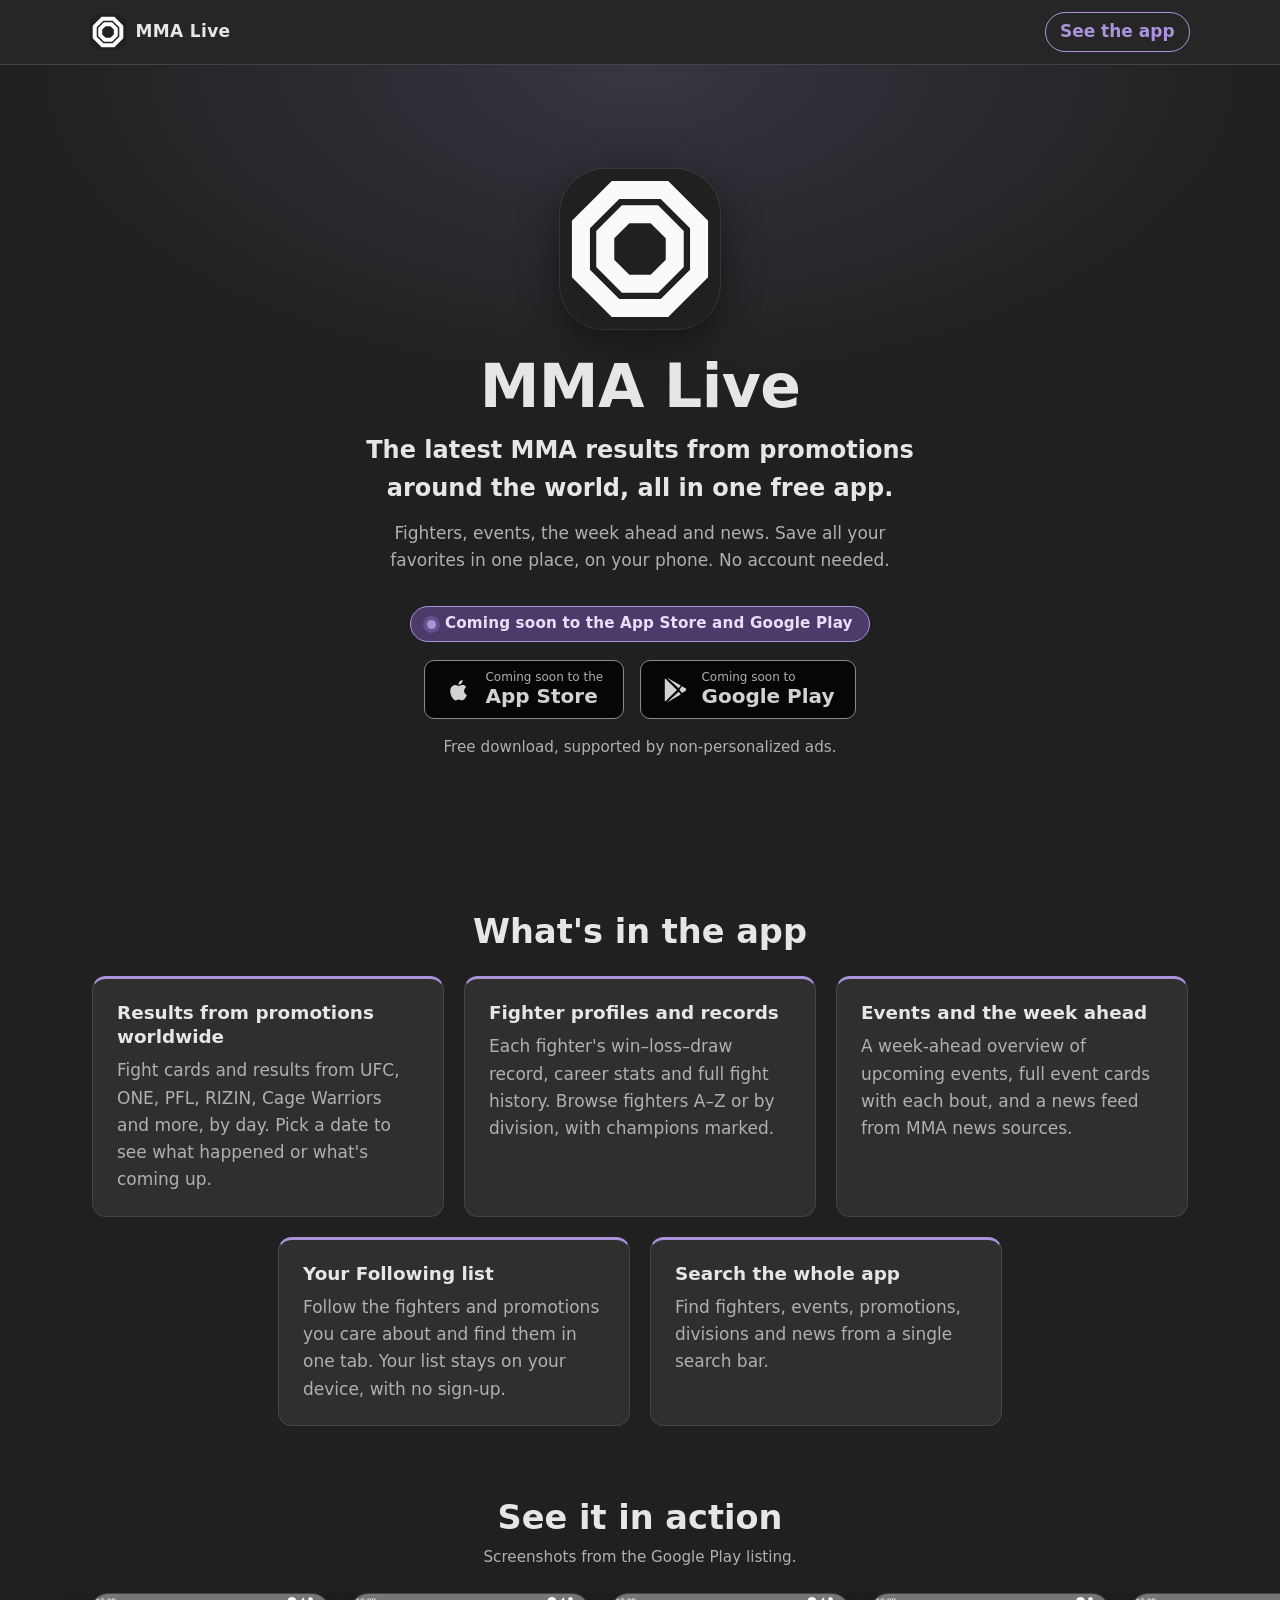
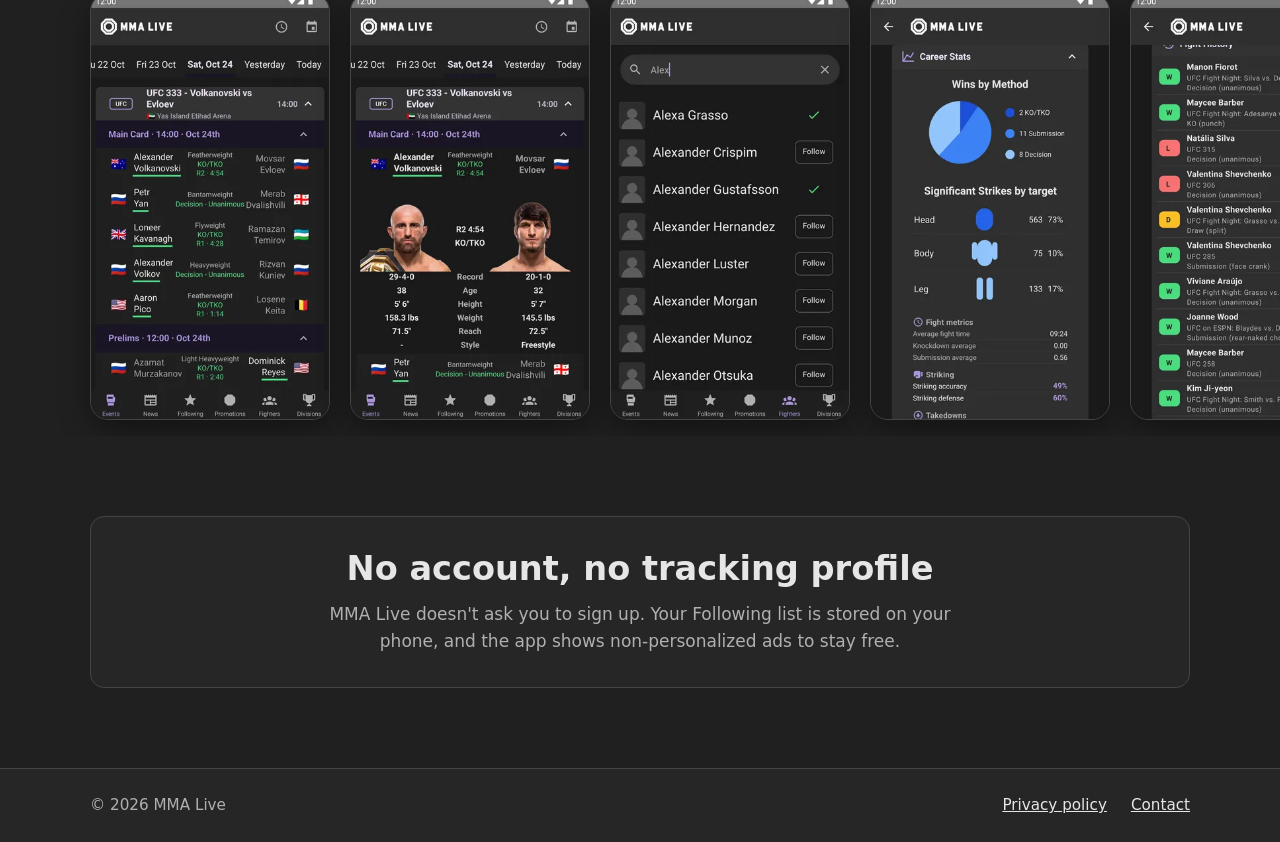
<file: index.html>
<!DOCTYPE html>
<html lang="en">
<head>
  <meta charset="utf-8">
  <meta name="viewport" content="width=device-width, initial-scale=1">
  <title>MMA Live: MMA results, fighters and events worldwide</title>
  <meta name="description" content="MMA Live is a free Android and iOS app for the latest MMA results from promotions around the world, with fighter profiles, events, the week ahead, news and your own Following list. No account needed.">
  <link rel="canonical" href="https://mma-live.com/">
  <meta name="theme-color" content="#202020">
  <meta name="color-scheme" content="dark">

  <!-- Open Graph -->
  <meta property="og:type" content="website">
  <meta property="og:site_name" content="MMA Live">
  <meta property="og:title" content="MMA Live: MMA results, fighters and events worldwide">
  <meta property="og:description" content="The latest MMA results from promotions worldwide, plus fighter profiles, events and a Following list that stays on your device.">
  <meta property="og:url" content="https://mma-live.com/">
  <meta property="og:image" content="https://mma-live.com/assets/og-image.png">
  <meta property="og:image:width" content="1200">
  <meta property="og:image:height" content="630">
  <meta property="og:image:alt" content="MMA Live app logo">

  <!-- Twitter / X -->
  <meta name="twitter:card" content="summary_large_image">
  <meta name="twitter:title" content="MMA Live: MMA results, fighters and events worldwide">
  <meta name="twitter:description" content="The latest MMA results from promotions worldwide, plus fighter profiles, events and a Following list that stays on your device.">
  <meta name="twitter:image" content="https://mma-live.com/assets/og-image.png">

  <link rel="icon" href="/favicon.ico" sizes="any">
  <link rel="icon" type="image/svg+xml" href="/assets/icon.svg">
  <link rel="icon" type="image/png" sizes="192x192" href="/assets/icon-192.png">
  <link rel="apple-touch-icon" href="/assets/apple-touch-icon.png">
  <link rel="stylesheet" href="/styles.css">
</head>
<body>
  <a class="skip-link" href="#main">Skip to content</a>

  <header class="site-header">
    <div class="container header-inner">
      <a class="brand" href="/" aria-label="MMA Live home">
        <img src="/assets/icon.svg" alt="" width="36" height="36">
        <span>MMA Live</span>
      </a>
      <a class="header-cta" href="#gallery">See the app</a>
    </div>
  </header>

  <main id="main">
    <section class="hero" aria-labelledby="hero-title">
      <div class="container hero-inner">
        <img class="hero-icon" src="/assets/icon.svg" alt="MMA Live app icon" width="160" height="160">
        <h1 id="hero-title">MMA Live</h1>
        <p class="tagline">The latest MMA results from promotions around the world, all in one free app.</p>
        <p class="subline">Fighters, events, the week ahead and news. Save all your favorites in one place, on your phone. No account needed.</p>

        <p class="soon-pill" id="soon-pill"><span class="soon-dot" aria-hidden="true"></span><span id="soon-text">Coming soon to the App Store and Google Play</span></p>
        <div class="store-buttons" id="download">
          <!--
            Store buttons. While a listing isn't live, the button is a non-clickable
            "Coming soon" badge. To go live, flip `live` to true in STORE_LINKS
            at the bottom of this file (one line per store). The "Coming soon" pill
            above updates itself from STORE_LINKS and disappears once both are live.
          -->
          <span class="store-btn is-soon" data-store="ios">
            <svg class="store-glyph" viewBox="0 0 24 24" aria-hidden="true" focusable="false"><path fill="currentColor" d="M16.37 12.73c-.02-2.2 1.8-3.26 1.88-3.31-1.03-1.5-2.62-1.7-3.19-1.73-1.36-.14-2.65.8-3.34.8-.69 0-1.75-.78-2.88-.76-1.48.02-2.85.86-3.61 2.18-1.54 2.67-.39 6.62 1.11 8.79.73 1.06 1.6 2.25 2.75 2.2 1.1-.04 1.52-.71 2.85-.71 1.33 0 1.71.71 2.88.69 1.19-.02 1.94-1.08 2.67-2.14.84-1.23 1.19-2.42 1.21-2.48-.03-.01-2.32-.89-2.33-3.53zM14.18 6.25c.61-.74 1.02-1.76.91-2.78-.88.04-1.94.59-2.57 1.32-.56.65-1.06 1.69-.93 2.69.98.08 1.98-.5 2.59-1.23z"/></svg>
            <span class="store-text"><small class="store-kicker">Coming soon to the</small><span class="store-name">App Store</span></span>
          </span>
          <span class="store-btn is-soon" data-store="android">
            <svg class="store-glyph" viewBox="0 0 24 24" aria-hidden="true" focusable="false"><path fill="currentColor" d="M3.6 2.2a1 1 0 0 0-.35.78v18.04c0 .31.13.59.35.78l10.1-9.8L3.6 2.2zm11.53 8.4L5.04 1.36l11.9 6.83-1.81 2.41zm0 2.8 1.81 2.41-11.9 6.83 10.09-9.24zm2.78-4.62 3.04 1.75c.87.5.87 1.79 0 2.29l-3.04 1.75-2.1-2.89 2.1-2.9z"/></svg>
            <span class="store-text"><small class="store-kicker">Coming soon to</small><span class="store-name">Google Play</span></span>
          </span>
        </div>
        <p class="store-note" id="store-note">Free download, supported by non-personalized ads.</p>
      </div>
    </section>

    <section class="highlights" aria-labelledby="highlights-title">
      <div class="container">
        <h2 id="highlights-title">What's in the app</h2>
        <ul class="cards">
          <li class="card">
            <h3>Results from promotions worldwide</h3>
            <p>Fight cards and results from UFC, ONE, PFL, RIZIN, Cage Warriors and more, by day. Pick a date to see what happened or what's coming up.</p>
          </li>
          <li class="card">
            <h3>Fighter profiles and records</h3>
            <p>Each fighter's win–loss–draw record, career stats and full fight history. Browse fighters A–Z or by division, with champions marked.</p>
          </li>
          <li class="card">
            <h3>Events and the week ahead</h3>
            <p>A week-ahead overview of upcoming events, full event cards with each bout, and a news feed from MMA news sources.</p>
          </li>
          <li class="card">
            <h3>Your Following list</h3>
            <p>Follow the fighters and promotions you care about and find them in one tab. Your list stays on your device, with no sign-up.</p>
          </li>
          <li class="card">
            <h3>Search the whole app</h3>
            <p>Find fighters, events, promotions, divisions and news from a single search bar.</p>
          </li>
        </ul>
      </div>
    </section>


    <section class="screens" aria-labelledby="gallery">
      <div class="container">
        <h2 id="gallery" tabindex="-1">See it in action</h2>
        <p class="screens-hint">Screenshots from the Google Play listing.</p>
      </div>
      <section class="shot-strip" aria-label="App screenshots, scrolls sideways" tabindex="0">
        <ul class="shot-list">
          <li class="shot">
            <img src="/assets/screens/01-events-results-360.webp" srcset="/assets/screens/01-events-results-360.webp 360w, /assets/screens/01-events-results-720.webp 720w" sizes="(max-width: 600px) 62vw, 240px" width="360" height="640" loading="lazy" decoding="async" alt="Events tab showing UFC 333 results by day, with each bout's winner, method and round">
          </li>
          <li class="shot">
            <img src="/assets/screens/02-bout-details-360.webp" srcset="/assets/screens/02-bout-details-360.webp 360w, /assets/screens/02-bout-details-720.webp 720w" sizes="(max-width: 600px) 62vw, 240px" width="360" height="640" loading="lazy" decoding="async" alt="Bout details for Volkanovski vs Evloev with both fighters' photos, comparing record, age, height, weight and reach">
          </li>
          <li class="shot">
            <img src="/assets/screens/03-fighters-360.webp" srcset="/assets/screens/03-fighters-360.webp 360w, /assets/screens/03-fighters-720.webp 720w" sizes="(max-width: 600px) 62vw, 240px" width="360" height="640" loading="lazy" decoding="async" alt="Fighters tab searching for &quot;Alex&quot;, with Follow buttons next to each fighter">
          </li>
          <li class="shot">
            <img src="/assets/screens/04-fighter-profile-360.webp" srcset="/assets/screens/04-fighter-profile-360.webp 360w, /assets/screens/04-fighter-profile-720.webp 720w" sizes="(max-width: 600px) 62vw, 240px" width="360" height="640" loading="lazy" decoding="async" alt="Fighter profile Career Stats: wins by method pie chart and significant strikes by target">
          </li>
          <li class="shot">
            <img src="/assets/screens/05-fight-history-360.webp" srcset="/assets/screens/05-fight-history-360.webp 360w, /assets/screens/05-fight-history-720.webp 720w" sizes="(max-width: 600px) 62vw, 240px" width="360" height="640" loading="lazy" decoding="async" alt="Fighter profile Fight History listing past bouts with win, loss and draw badges">
          </li>
          <li class="shot">
            <img src="/assets/screens/06-promotions-360.webp" srcset="/assets/screens/06-promotions-360.webp 360w, /assets/screens/06-promotions-720.webp 720w" sizes="(max-width: 600px) 62vw, 240px" width="360" height="640" loading="lazy" decoding="async" alt="Promotions tab listing PFL, M-1 Global, ACA and UFC with their next events">
          </li>
          <li class="shot">
            <img src="/assets/screens/07-following-fighters-360.webp" srcset="/assets/screens/07-following-fighters-360.webp 360w, /assets/screens/07-following-fighters-720.webp 720w" sizes="(max-width: 600px) 62vw, 240px" width="360" height="640" loading="lazy" decoding="async" alt="Following tab with photo cards for followed fighters Alexa Grasso and Alexander Gustafsson above a fighter search">
          </li>
          <li class="shot">
            <img src="/assets/screens/08-following-promotions-360.webp" srcset="/assets/screens/08-following-promotions-360.webp 360w, /assets/screens/08-following-promotions-720.webp 720w" sizes="(max-width: 600px) 62vw, 240px" width="360" height="640" loading="lazy" decoding="async" alt="Following tab with followed promotions RIZIN, ONE and PFL and their next events">
          </li>
        </ul>
      </section>
    </section>

    <section class="privacy-blurb" aria-labelledby="privacy-title">
      <div class="container">
        <h2 id="privacy-title">No account, no tracking profile</h2>
        <p>MMA Live doesn't ask you to sign up. Your Following list is stored on your phone, and the app shows non-personalized ads to stay free.</p>
      </div>
    </section>
  </main>

  <footer class="site-footer">
    <div class="container footer-inner">
      <p>&copy; <span id="year">2026</span> MMA Live</p>
      <nav aria-label="Footer">
        <ul>
          <li><a href="/privacy/">Privacy policy</a></li>
          <li><a href="mailto:dev.el.software.13@gmail.com">Contact</a></li>
        </ul>
      </nav>
    </div>
  </footer>

  <script>
    // ---------------------------------------------------------------------------
    // STORE LINKS: the single config spot for the download buttons.
    // Neither listing is live yet. When one launches, set `live: true` on its line.
    // TODO(ios): replace idXXXXXXXXXX with the real App Store ID, then set live: true.
    // TODO(android): set live: true once the Play listing is public (it 404s until launch).
    // ---------------------------------------------------------------------------
    var STORE_LINKS = {
      ios:     { url: 'https://apps.apple.com/app/idXXXXXXXXXX', live: false, label: 'Download on the App Store' },
      android: { url: 'https://play.google.com/store/apps/details?id=com.mmaliveapp', live: false, label: 'Get it on Google Play' }
    };

    (function () {
      var kickers = { ios: 'Download on the', android: 'Get it on' };
      document.querySelectorAll('.store-btn[data-store]').forEach(function (el) {
        var cfg = STORE_LINKS[el.getAttribute('data-store')];
        if (!cfg || !cfg.live) return; // stays a non-clickable "Coming soon" badge
        var a = document.createElement('a');
        a.className = 'store-btn';
        a.href = cfg.url;
        a.target = '_blank';
        a.rel = 'noopener noreferrer';
        a.setAttribute('aria-label', cfg.label + ' (opens in a new tab)');
        a.innerHTML = el.innerHTML;
        a.querySelector('.store-kicker').textContent = kickers[el.getAttribute('data-store')];
        el.replaceWith(a);
      });

      // "Coming soon" pill: lists only the stores that aren't live yet; hidden when both are.
      var names = { ios: 'the App Store', android: 'Google Play' };
      var soon = ['ios', 'android'].filter(function (k) { return !(STORE_LINKS[k] && STORE_LINKS[k].live); });
      var pill = document.getElementById('soon-pill');
      if (soon.length === 0) {
        pill.hidden = true;
      } else {
        document.getElementById('soon-text').textContent =
          'Coming soon to ' + soon.map(function (k) { return names[k]; }).join(' and ');
      }
      document.getElementById('year').textContent = new Date().getFullYear();
    })();
  </script>
</body>
</html>
</file>
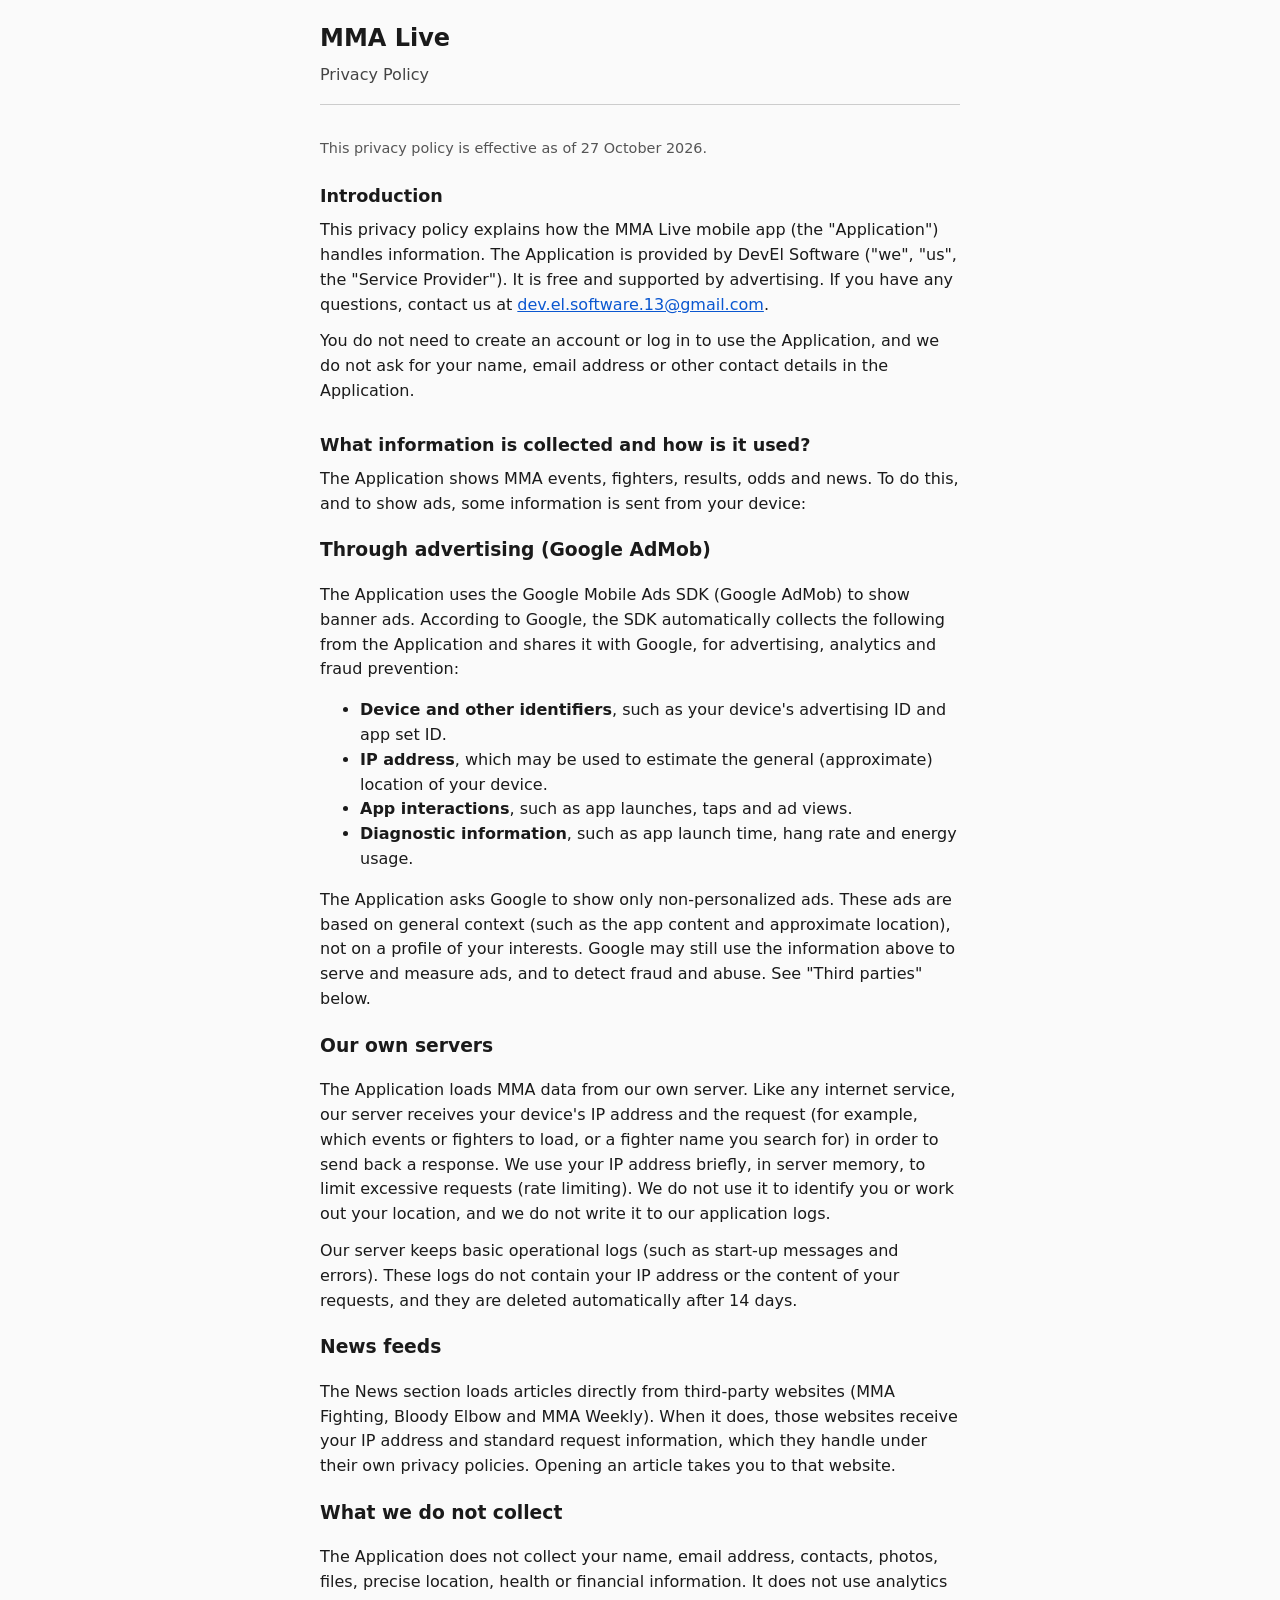
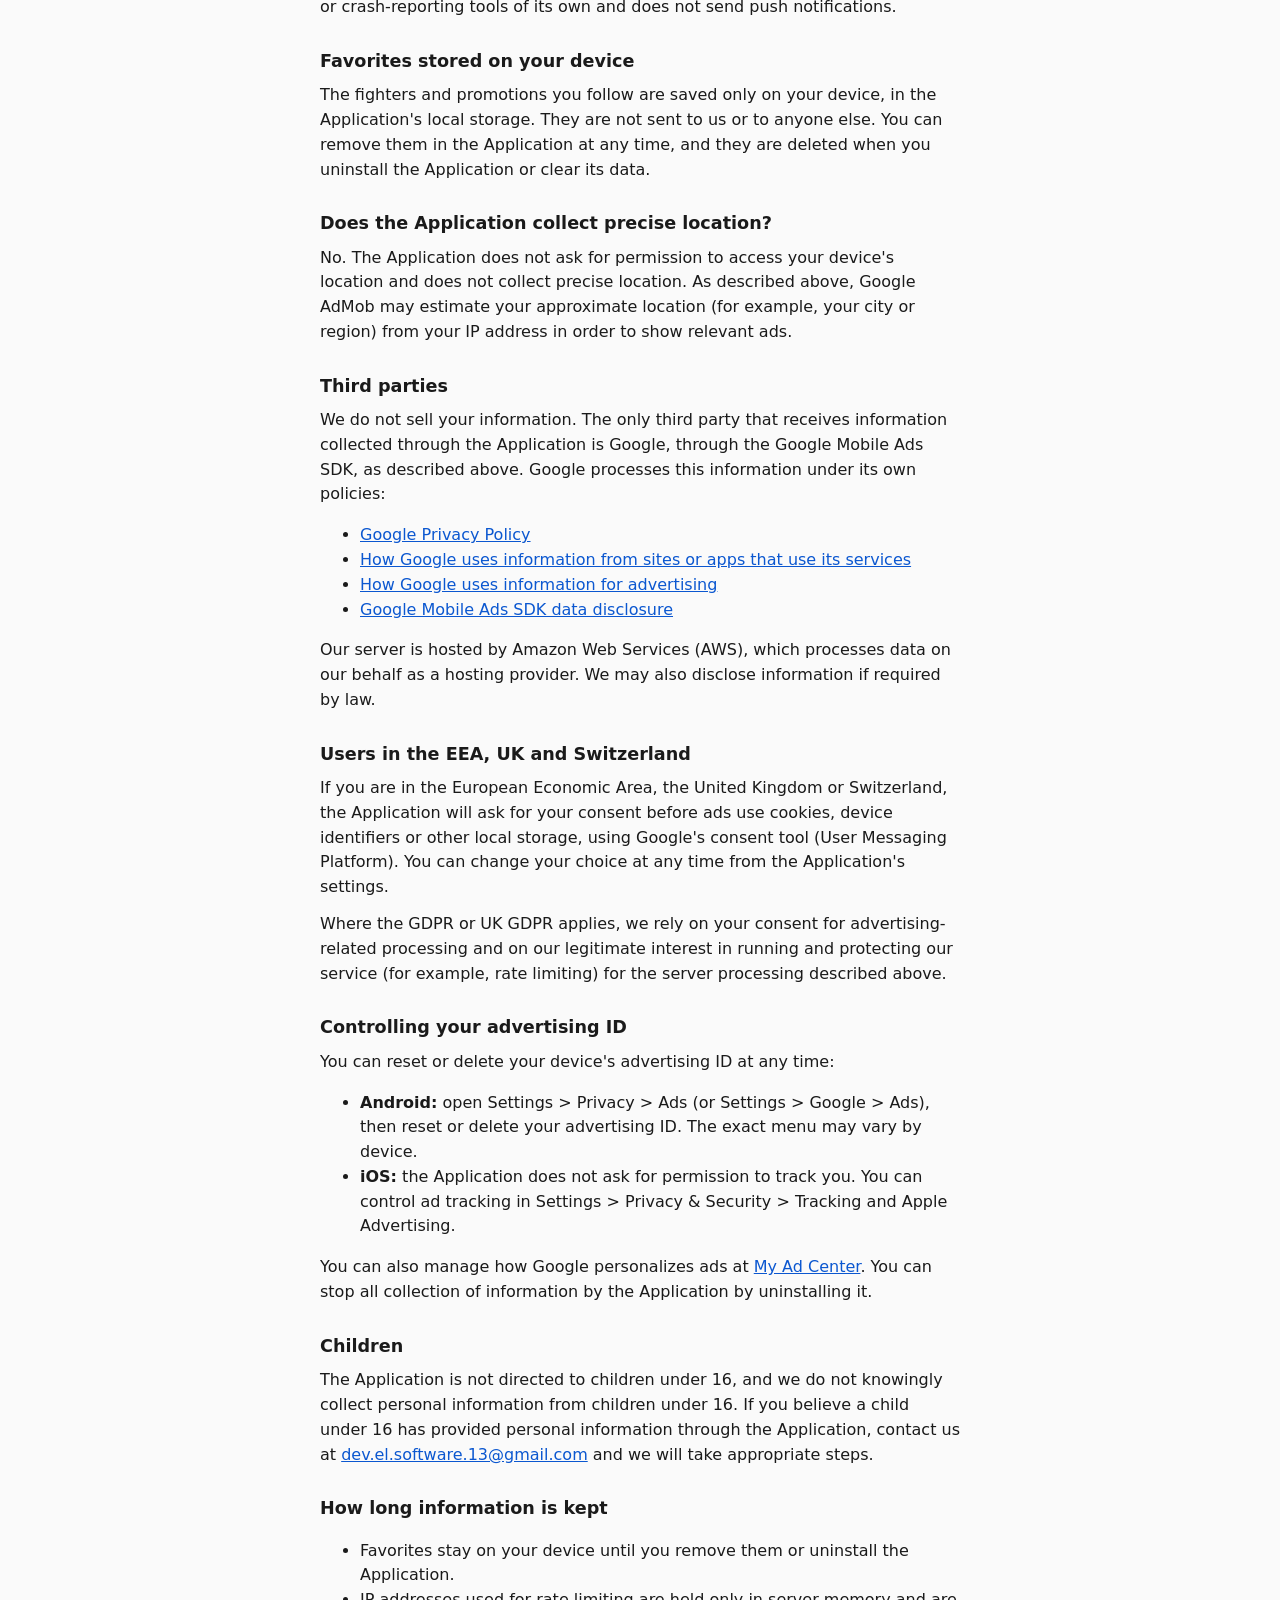
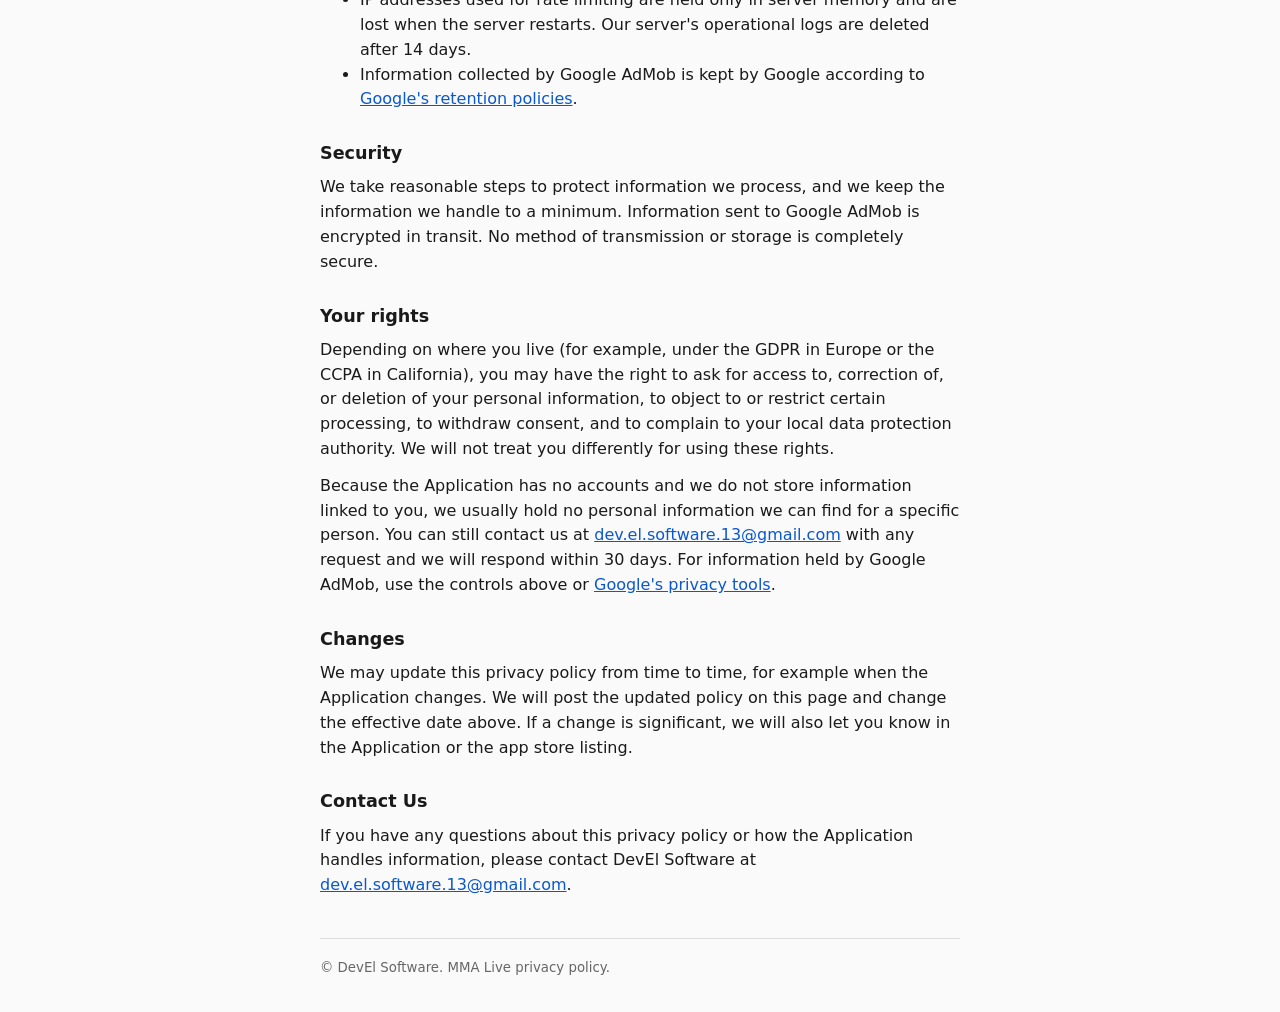
<file: privacy/index.html>
<!DOCTYPE html>
<html lang="en">
<head>
  <meta charset="utf-8">
  <meta name="viewport" content="width=device-width, initial-scale=1">
  <title>Privacy Policy — MMA Live</title>
  <link rel="stylesheet" href="/privacy/privacy.css">
  <link rel="canonical" href="https://mma-live.com/privacy/">
</head>
<body>
  <header class="site-header">
    <h1>MMA Live</h1>
    <p class="subtitle">Privacy Policy</p>
  </header>

  <main>
    <p class="meta">This privacy policy is effective as of 27 October 2026.</p>

    <section id="introduction" aria-labelledby="introduction-heading">
      <h2 id="introduction-heading">Introduction</h2>
      <p>This privacy policy explains how the MMA Live mobile app (the &quot;Application&quot;) handles information. The Application is provided by DevEl Software (&quot;we&quot;, &quot;us&quot;, the &quot;Service Provider&quot;). It is free and supported by advertising. If you have any questions, contact us at <a href="mailto:dev.el.software.13@gmail.com">dev.el.software.13@gmail.com</a>.</p>
      <p>You do not need to create an account or log in to use the Application, and we do not ask for your name, email address or other contact details in the Application.</p>
    </section>

    <section id="information-we-collect" aria-labelledby="collect-heading">
      <h2 id="collect-heading">What information is collected and how is it used?</h2>
      <p>The Application shows MMA events, fighters, results, odds and news. To do this, and to show ads, some information is sent from your device:</p>
      <h3>Through advertising (Google AdMob)</h3>
      <p>The Application uses the Google Mobile Ads SDK (Google AdMob) to show banner ads. According to Google, the SDK automatically collects the following from the Application and shares it with Google, for advertising, analytics and fraud prevention:</p>
      <ul>
        <li><strong>Device and other identifiers</strong>, such as your device&apos;s advertising ID and app set ID.</li>
        <li><strong>IP address</strong>, which may be used to estimate the general (approximate) location of your device.</li>
        <li><strong>App interactions</strong>, such as app launches, taps and ad views.</li>
        <li><strong>Diagnostic information</strong>, such as app launch time, hang rate and energy usage.</li>
      </ul>
      <p>The Application asks Google to show only non-personalized ads. These ads are based on general context (such as the app content and approximate location), not on a profile of your interests. Google may still use the information above to serve and measure ads, and to detect fraud and abuse. See &quot;Third parties&quot; below.</p>

      <h3>Our own servers</h3>
      <p>The Application loads MMA data from our own server. Like any internet service, our server receives your device&apos;s IP address and the request (for example, which events or fighters to load, or a fighter name you search for) in order to send back a response. We use your IP address briefly, in server memory, to limit excessive requests (rate limiting). We do not use it to identify you or work out your location, and we do not write it to our application logs.</p>
      <p>Our server keeps basic operational logs (such as start-up messages and errors). These logs do not contain your IP address or the content of your requests, and they are deleted automatically after 14 days.</p>

      <h3>News feeds</h3>
      <p>The News section loads articles directly from third-party websites (MMA Fighting, Bloody Elbow and MMA Weekly). When it does, those websites receive your IP address and standard request information, which they handle under their own privacy policies. Opening an article takes you to that website.</p>

      <h3>What we do not collect</h3>
      <p>The Application does not collect your name, email address, contacts, photos, files, precise location, health or financial information. It does not use analytics or crash-reporting tools of its own and does not send push notifications.</p>
    </section>

    <section id="favorites" aria-labelledby="favorites-heading">
      <h2 id="favorites-heading">Favorites stored on your device</h2>
      <p>The fighters and promotions you follow are saved only on your device, in the Application&apos;s local storage. They are not sent to us or to anyone else. You can remove them in the Application at any time, and they are deleted when you uninstall the Application or clear its data.</p>
    </section>

    <section id="location" aria-labelledby="location-heading">
      <h2 id="location-heading">Does the Application collect precise location?</h2>
      <p>No. The Application does not ask for permission to access your device&apos;s location and does not collect precise location. As described above, Google AdMob may estimate your approximate location (for example, your city or region) from your IP address in order to show relevant ads.</p>
    </section>

    <section id="sharing" aria-labelledby="sharing-heading">
      <h2 id="sharing-heading">Third parties</h2>
      <p>We do not sell your information. The only third party that receives information collected through the Application is Google, through the Google Mobile Ads SDK, as described above. Google processes this information under its own policies:</p>
      <ul>
        <li><a href="https://policies.google.com/privacy" target="_blank" rel="noopener noreferrer">Google Privacy Policy</a></li>
        <li><a href="https://policies.google.com/technologies/partner-sites" target="_blank" rel="noopener noreferrer">How Google uses information from sites or apps that use its services</a></li>
        <li><a href="https://policies.google.com/technologies/ads" target="_blank" rel="noopener noreferrer">How Google uses information for advertising</a></li>
        <li><a href="https://developers.google.com/admob/android/privacy/play-data-disclosure" target="_blank" rel="noopener noreferrer">Google Mobile Ads SDK data disclosure</a></li>
      </ul>
      <p>Our server is hosted by Amazon Web Services (AWS), which processes data on our behalf as a hosting provider. We may also disclose information if required by law.</p>
    </section>

    <section id="eea-uk-consent" aria-labelledby="eea-uk-consent-heading">
      <h2 id="eea-uk-consent-heading">Users in the EEA, UK and Switzerland</h2>
      <p>If you are in the European Economic Area, the United Kingdom or Switzerland, the Application will ask for your consent before ads use cookies, device identifiers or other local storage, using Google&apos;s consent tool (User Messaging Platform). You can change your choice at any time from the Application&apos;s settings.</p>
      <p>Where the GDPR or UK GDPR applies, we rely on your consent for advertising-related processing and on our legitimate interest in running and protecting our service (for example, rate limiting) for the server processing described above.</p>
    </section>

    <section id="advertising-id" aria-labelledby="advertising-id-heading">
      <h2 id="advertising-id-heading">Controlling your advertising ID</h2>
      <p>You can reset or delete your device&apos;s advertising ID at any time:</p>
      <ul>
        <li><strong>Android:</strong> open Settings &gt; Privacy &gt; Ads (or Settings &gt; Google &gt; Ads), then reset or delete your advertising ID. The exact menu may vary by device.</li>
        <li><strong>iOS:</strong> the Application does not ask for permission to track you. You can control ad tracking in Settings &gt; Privacy &amp; Security &gt; Tracking and Apple Advertising.</li>
      </ul>
      <p>You can also manage how Google personalizes ads at <a href="https://myadcenter.google.com/" target="_blank" rel="noopener noreferrer">My Ad Center</a>. You can stop all collection of information by the Application by uninstalling it.</p>
    </section>

    <section id="children" aria-labelledby="children-heading">
      <h2 id="children-heading">Children</h2>
      <p>The Application is not directed to children under 16, and we do not knowingly collect personal information from children under 16. If you believe a child under 16 has provided personal information through the Application, contact us at <a href="mailto:dev.el.software.13@gmail.com">dev.el.software.13@gmail.com</a> and we will take appropriate steps.</p>
    </section>

    <section id="retention" aria-labelledby="retention-heading">
      <h2 id="retention-heading">How long information is kept</h2>
      <ul>
        <li>Favorites stay on your device until you remove them or uninstall the Application.</li>
        <li>IP addresses used for rate limiting are held only in server memory and are lost when the server restarts. Our server&apos;s operational logs are deleted after 14 days.</li>
        <li>Information collected by Google AdMob is kept by Google according to <a href="https://policies.google.com/technologies/retention" target="_blank" rel="noopener noreferrer">Google&apos;s retention policies</a>.</li>
      </ul>
    </section>

    <section id="security" aria-labelledby="security-heading">
      <h2 id="security-heading">Security</h2>
      <p>We take reasonable steps to protect information we process, and we keep the information we handle to a minimum. Information sent to Google AdMob is encrypted in transit. No method of transmission or storage is completely secure.</p>
    </section>

    <section id="your-rights" aria-labelledby="rights-heading">
      <h2 id="rights-heading">Your rights</h2>
      <p>Depending on where you live (for example, under the GDPR in Europe or the CCPA in California), you may have the right to ask for access to, correction of, or deletion of your personal information, to object to or restrict certain processing, to withdraw consent, and to complain to your local data protection authority. We will not treat you differently for using these rights.</p>
      <p>Because the Application has no accounts and we do not store information linked to you, we usually hold no personal information we can find for a specific person. You can still contact us at <a href="mailto:dev.el.software.13@gmail.com">dev.el.software.13@gmail.com</a> with any request and we will respond within 30 days. For information held by Google AdMob, use the controls above or <a href="https://policies.google.com/privacy" target="_blank" rel="noopener noreferrer">Google&apos;s privacy tools</a>.</p>
    </section>

    <section id="changes" aria-labelledby="changes-heading">
      <h2 id="changes-heading">Changes</h2>
      <p>We may update this privacy policy from time to time, for example when the Application changes. We will post the updated policy on this page and change the effective date above. If a change is significant, we will also let you know in the Application or the app store listing.</p>
    </section>

    <section id="contact" aria-labelledby="contact-heading">
      <h2 id="contact-heading">Contact Us</h2>
      <p>If you have any questions about this privacy policy or how the Application handles information, please contact DevEl Software at <a href="mailto:dev.el.software.13@gmail.com">dev.el.software.13@gmail.com</a>.</p>
    </section>
  </main>

  <footer class="site-footer">
    <p><small>&copy; DevEl Software. MMA Live privacy policy.</small></p>
  </footer>
</body>
</html>
</file>
<file: styles.css>
/* MMA Live landing page. Colours from the app theme (mma-live-frontend app/theme/colors.ts). */
:root {
  --bg: #202020;            /* neutral.background */
  --surface: #2f2f2f;       /* neutral.surface */
  --surface-2: #262626;     /* neutral.surfaceContainer */
  --outline: #444444;       /* neutral.outlineVariant */
  --text: #e6e6e6;          /* neutral.onSurface, 13:1 on bg */
  --text-muted: #b0b0b0;    /* neutral.onSurfaceVariant, 7.5:1 on bg */
  --primary: #ab93db;       /* brand.primary, 6.1:1 on bg */
  --on-primary: #1a1525;    /* brand.onPrimary */
  --primary-container: #4a3b6b;
  --radius: 14px;
  --font: system-ui, -apple-system, "Segoe UI", Roboto, "Helvetica Neue", Arial, sans-serif;
}

*, *::before, *::after { box-sizing: border-box; }
html { -webkit-text-size-adjust: 100%; scroll-behavior: smooth; }
@media (prefers-reduced-motion: reduce) { html { scroll-behavior: auto; } }
body {
  margin: 0;
  font-family: var(--font);
  font-size: 1.0625rem;
  line-height: 1.6;
  color: var(--text);
  background: var(--bg);
  min-height: 100vh;
  display: flex;
  flex-direction: column;
}
main { flex: 1 0 auto; }
img, svg { display: block; max-width: 100%; }
a { color: var(--primary); }
a:focus-visible, .store-btn:focus-visible, #gallery:focus-visible {
  outline: 3px solid var(--primary);
  outline-offset: 3px;
  border-radius: 6px;
}

.container { width: min(1100px, 100% - 2.5rem); margin-inline: auto; }

.skip-link {
  position: absolute; left: 1rem; top: -3rem;
  background: var(--primary); color: var(--on-primary);
  padding: .5rem 1rem; border-radius: 8px; font-weight: 700; z-index: 10;
}
.skip-link:focus { top: 1rem; }

/* Header */
.site-header { border-bottom: 1px solid var(--outline); background: var(--surface-2); }
.header-inner { display: flex; align-items: center; justify-content: space-between; min-height: 64px; }
.brand { display: flex; align-items: center; gap: .6rem; color: var(--text); text-decoration: none; font-weight: 800; letter-spacing: .02em; }
.brand img { border-radius: 8px; }
.header-cta {
  color: var(--primary); text-decoration: none; font-weight: 600;
  border: 1px solid var(--primary); padding: .35rem .9rem; border-radius: 999px;
}
.header-cta:hover { background: var(--primary-container); color: #e8dff7; }

/* Hero */
.hero {
  padding: clamp(3rem, 9vw, 6.5rem) 0 clamp(2.5rem, 7vw, 5rem);
  text-align: center;
  background: radial-gradient(ellipse 70% 60% at 50% 0%, rgba(171,147,219,.18), transparent 70%);
}
.hero-inner { display: flex; flex-direction: column; align-items: center; }
.hero-icon { width: clamp(112px, 22vw, 160px); height: auto; border-radius: 28%; box-shadow: 0 10px 40px rgba(0,0,0,.45), 0 0 0 1px var(--outline); }
h1 { font-size: clamp(2.4rem, 7vw, 3.75rem); line-height: 1.1; margin: 1.5rem 0 .75rem; letter-spacing: -.01em; }
.tagline { font-size: clamp(1.2rem, 3vw, 1.5rem); font-weight: 600; margin: 0 auto .75rem; max-width: 34ch; }
.subline { color: var(--text-muted); margin: 0 auto 2rem; max-width: 52ch; }

/* Store buttons */
.store-buttons { display: flex; flex-wrap: wrap; gap: 1rem; justify-content: center; }
.store-btn {
  display: inline-flex; align-items: center; gap: .75rem;
  min-width: 200px; padding: .65rem 1.25rem;
  background: #000; color: #fff; text-decoration: none;
  border: 1px solid #a6a6a6; border-radius: 10px; text-align: left;
}
a.store-btn:hover { background: #111; border-color: #fff; }
.store-btn.is-soon { cursor: default; opacity: .8; }
.store-glyph { width: 28px; height: 28px; flex: none; }
.store-text { display: flex; flex-direction: column; line-height: 1.15; }
.store-kicker { font-size: .75rem; color: #d0d0d0; }
.store-name { font-size: 1.25rem; font-weight: 600; }
.store-note { color: var(--text-muted); font-size: .95rem; margin: 1rem 0 0; }

/* Highlights */
.highlights { padding: clamp(2.5rem, 7vw, 4.5rem) 0; }
h2 { font-size: clamp(1.6rem, 4vw, 2.1rem); line-height: 1.2; margin: 0 0 1.5rem; text-align: center; }
.cards {
  list-style: none; margin: 0; padding: 0;
  display: flex; flex-wrap: wrap; justify-content: center; gap: 1.25rem;
}
.cards > .card { flex: 1 1 300px; max-width: 352px; }
@media (max-width: 420px) { .cards > .card { max-width: none; } }
.card {
  background: var(--surface); border: 1px solid var(--outline);
  border-radius: var(--radius); padding: 1.4rem 1.5rem;
  border-top: 3px solid var(--primary);
}
.card h3 { margin: 0 0 .5rem; font-size: 1.15rem; line-height: 1.3; }
.card p { margin: 0; color: var(--text-muted); }

/* Privacy blurb */
.privacy-blurb { padding: 0 0 clamp(3rem, 8vw, 5rem); text-align: center; }
.privacy-blurb .container {
  background: var(--surface-2); border: 1px solid var(--outline);
  border-radius: var(--radius); padding: 2rem 1.5rem;
}
.privacy-blurb h2 { margin-bottom: .75rem; }
.privacy-blurb p { color: var(--text-muted); margin: 0 auto; max-width: 60ch; }

/* Footer */
.site-footer { border-top: 1px solid var(--outline); background: var(--surface-2); color: var(--text-muted); font-size: .95rem; }
.footer-inner { display: flex; flex-wrap: wrap; gap: 1rem; align-items: center; justify-content: space-between; padding-block: 1.5rem; }
.footer-inner p { margin: 0; }
.footer-inner ul { list-style: none; display: flex; gap: 1.5rem; margin: 0; padding: 0; }
.footer-inner a { color: var(--text); }
.footer-inner a:hover { color: var(--primary); }

/* 404 */
.notfound { min-height: 60vh; display: grid; place-items: center; text-align: center; padding: 4rem 0; }
.notfound .btn {
  display: inline-block; margin-top: 1rem; padding: .7rem 1.4rem; border-radius: 999px;
  background: var(--primary); color: var(--on-primary); font-weight: 700; text-decoration: none;
}
.notfound-icon { margin: 0 auto; border-radius: 22px; }

/* Screenshot strip (Google Play phone set). Scrolls sideways at every width. */
.screens { padding: 0 0 clamp(3rem, 8vw, 5rem); }
/* Offset the gallery hash target so a sticky/fixed header cannot cover the heading. */
#gallery { scroll-margin-top: 5rem; }
.screens h2 { margin-bottom: .4rem; }
.screens-hint { text-align: center; color: var(--text-muted); margin: 0 0 1.5rem; font-size: .95rem; }
.shot-strip {
  overflow-x: auto;
  scroll-snap-type: x mandatory;
  -webkit-overflow-scrolling: touch;
  scrollbar-color: var(--outline) transparent;
  padding-bottom: 1rem;
}
.shot-strip:focus-visible { outline: 3px solid var(--primary); outline-offset: -3px; }
.shot-list {
  list-style: none; margin: 0; padding: 0 max(1.25rem, (100% - 1100px) / 2);
  display: flex; gap: 1.25rem; width: max-content;
}
.shot { scroll-snap-align: center; flex: none; width: 240px; }
.shot img {
  width: 100%; height: auto; aspect-ratio: 9 / 16;
  border-radius: 18px; border: 1px solid var(--outline);
  background: var(--surface-2);
  box-shadow: 0 10px 30px rgba(0,0,0,.4);
}
@media (max-width: 600px) { .shot { width: 62vw; } }

/* "Coming soon" pill above the store buttons (driven by STORE_LINKS) */
.soon-pill {
  display: inline-flex; align-items: center; gap: .55rem;
  margin: 0 0 1.1rem; padding: .45rem 1rem;
  background: var(--primary-container); color: #e8dff7; /* 7.67:1 */
  border: 1px solid var(--primary); border-radius: 999px;
  font-weight: 700; font-size: .95rem; letter-spacing: .01em; line-height: 1.3;
  text-align: center;
}
.soon-pill[hidden] { display: none; }
.soon-dot {
  width: .55rem; height: .55rem; flex: none; border-radius: 50%;
  background: var(--primary); box-shadow: 0 0 0 4px rgba(171,147,219,.25);
}
</file>
<file: privacy/privacy.css>
*,
*::before,
*::after {
  box-sizing: border-box;
}

html {
  -webkit-text-size-adjust: 100%;
}

body {
  margin: 0;
  padding: 1.25rem clamp(1rem, 4vw, 2rem) 2rem;
  font-family: system-ui, sans-serif;
  font-size: 1rem;
  line-height: 1.55;
  color: #1a1a1a;
  background: #fafafa;
}

.site-header {
  max-width: 40rem;
  margin: 0 auto 2rem;
  padding-bottom: 1rem;
  border-bottom: 1px solid #ccc;
}

.site-header h1 {
  margin: 0;
  font-size: 1.5rem;
  font-weight: 700;
}

.subtitle {
  margin: 0.35rem 0 0;
  font-size: 1rem;
  color: #444;
}

main {
  max-width: 40rem;
  margin: 0 auto;
}

.meta {
  margin: 0 0 1.5rem;
  font-size: 0.9rem;
  color: #555;
}

section {
  margin-bottom: 1.75rem;
}

section h2 {
  margin: 0 0 0.5rem;
  font-size: 1.1rem;
  font-weight: 600;
}

section p {
  margin: 0;
}

section p + p {
  margin-top: 0.75rem;
}

main a {
  color: #0b57d0;
}

main a:hover {
  text-decoration: underline;
}

.placeholder {
  color: #666;
  font-style: italic;
}

.site-footer {
  max-width: 40rem;
  margin: 2.5rem auto 0;
  padding-top: 1rem;
  border-top: 1px solid #ddd;
  color: #666;
}

.site-footer p {
  margin: 0;
}

@media (prefers-color-scheme: dark) {
  body {
    color: #e8e8e8;
    background: #121212;
  }

  .subtitle,
  .meta,
  .placeholder,
  .site-footer {
    color: #a8a8a8;
  }

  .site-header {
    border-bottom-color: #333;
  }

  .site-footer {
    border-top-color: #333;
  }

  main a {
    color: #8ab4ff;
  }
}
</file>
